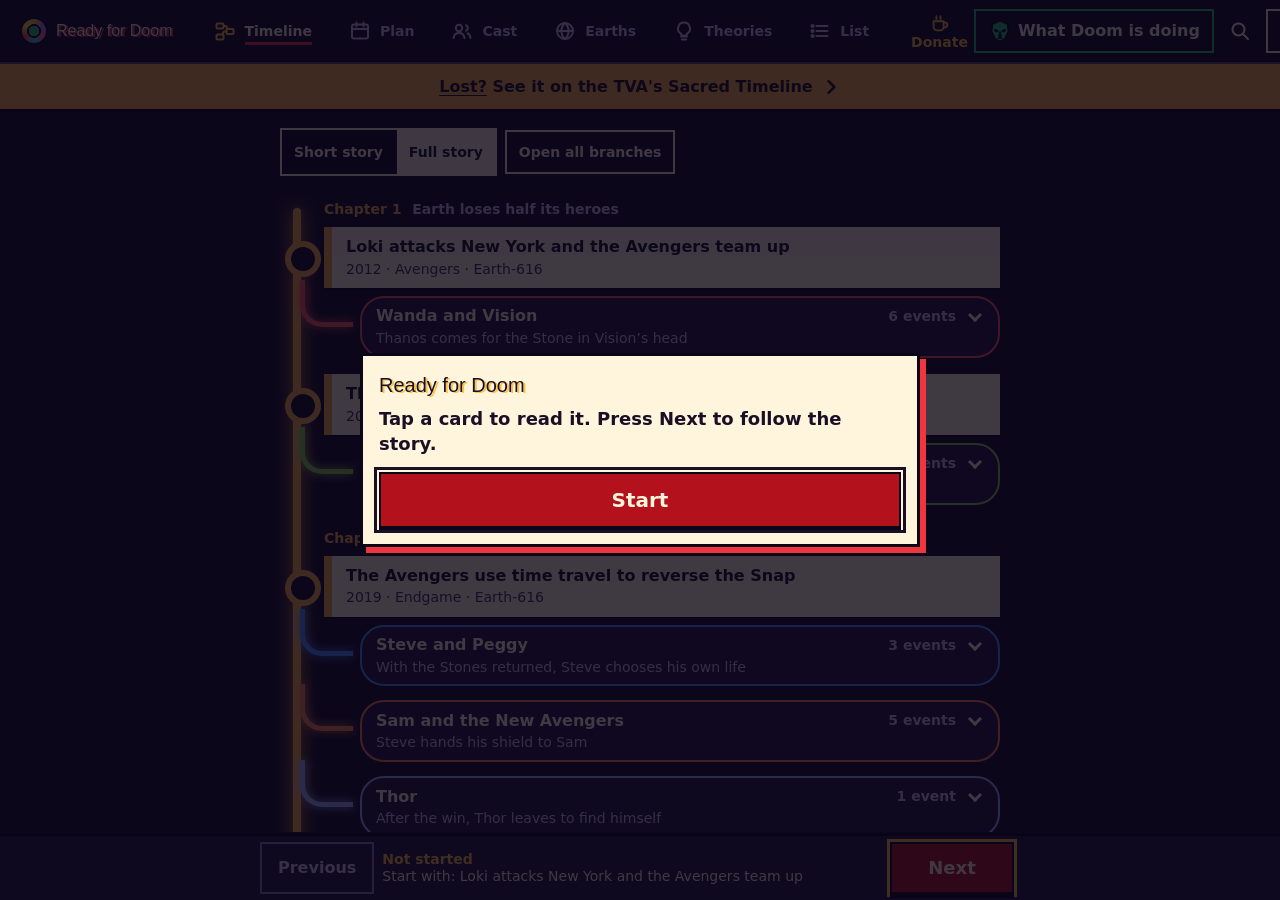
<file: index.html>
<!doctype html>
<html lang="en">
<head>
<meta charset="utf-8">
<meta name="viewport" content="width=device-width, initial-scale=1, viewport-fit=cover">
<meta name="theme-color" content="#170f2b">
<meta http-equiv="Content-Security-Policy" content="default-src 'none'; script-src 'self' https://static.cloudflareinsights.com https://cloud.umami.is; style-src 'self' 'unsafe-inline' https://fonts.googleapis.com; font-src https://fonts.gstatic.com; img-src 'self' data:; connect-src 'self' https://formspree.io https://cloudflareinsights.com https://gateway.umami.is; manifest-src 'self'; base-uri 'none'; form-action 'none'">
<meta name="referrer" content="strict-origin-when-cross-origin">
<meta name="description" content="An unofficial, free fan guide. Tap through the story, one event at a time, and walk into Avengers: Doomsday knowing exactly what happened.">
<link rel="canonical" href="https://readyfordoom.com/">
<link rel="icon" href="assets/favicon.svg" type="image/svg+xml"><link rel="apple-touch-icon" href="assets/icon-180.png"><link rel="manifest" href="site.webmanifest">
<meta property="og:type" content="website"><meta property="og:url" content="https://readyfordoom.com/"><meta property="og:title" content="Ready for Doom"><meta property="og:description" content="The whole story before Avengers: Doomsday, one tap at a time. Free and unofficial."><meta property="og:image" content="https://readyfordoom.com/assets/share.png"><meta property="og:image:width" content="1200"><meta property="og:image:height" content="630"><meta property="og:image:alt" content="Ready for Doom: a glowing timeline with branches leading to one point"><meta name="twitter:card" content="summary_large_image">
<title>Ready for Doom: the unofficial Doomsday story guide</title>

<link rel="preconnect" href="https://fonts.googleapis.com">
<link rel="preconnect" href="https://fonts.gstatic.com" crossorigin>
<link rel="stylesheet" href="https://fonts.googleapis.com/css2?family=Dela+Gothic+One&family=Familjen+Grotesk:wght@400;500;600;700&display=swap">
<link rel="stylesheet" href="css/app.css?v=12">
</head>
<body data-view="map">
<a class="skip" href="#main">Skip to the content</a>

<header class="top" id="top">
  <button type="button" class="brand" data-act="home" aria-label="Ready for Doom. Back to the start of the timeline."><span class="brand-mark" aria-hidden="true"></span><span class="brand-t">Ready for Doom</span></button>
  <nav class="dock" id="dock" aria-label="Sections">
    <button type="button" class="tab" data-view="map" aria-current="page"><svg viewBox="0 0 24 24" aria-hidden="true"><rect x="3.5" y="4.5" width="7" height="5" rx="1" fill="none"/><rect x="13.5" y="10" width="7" height="5" rx="1" fill="none"/><rect x="3.5" y="15.5" width="7" height="5" rx="1" fill="none"/><path d="M10.5 7h1.5a2 2 0 0 1 2 2v1M13.5 12.5H12a2 2 0 0 0-2 2v1" fill="none"/></svg><span>Timeline</span></button>
    <button type="button" class="tab" data-view="plan"><svg viewBox="0 0 24 24" aria-hidden="true"><rect x="4" y="5.5" width="16" height="14" rx="2" fill="none"/><path d="M4 10h16M8.5 3.5v4M15.5 3.5v4" fill="none"/></svg><span>Plan</span></button>
    <button type="button" class="tab" data-view="cast"><svg viewBox="0 0 24 24" aria-hidden="true"><circle cx="9" cy="9" r="3.2" fill="none"/><path d="M3.5 19c.6-3.4 2.8-5 5.5-5s4.9 1.6 5.5 5M16 6.2a3 3 0 0 1 0 5.6M17.5 14.3c1.6.6 2.7 2 3 4.7" fill="none"/></svg><span>Cast</span></button>
    <button type="button" class="tab" data-view="earths"><svg viewBox="0 0 24 24" aria-hidden="true"><circle cx="12" cy="12" r="8" fill="none"/><path d="M4 12h16M12 4c2.4 2.2 3.6 4.9 3.6 8s-1.2 5.8-3.6 8c-2.4-2.2-3.6-4.9-3.6-8S9.6 6.2 12 4z" fill="none"/></svg><span>Earths</span></button>
    <button type="button" class="tab" data-view="theories"><svg viewBox="0 0 24 24" aria-hidden="true"><path d="M9 17.5h6M9.8 20.5h4.4M12 3.5a6 6 0 0 0-3.6 10.8c.7.6 1.1 1.3 1.1 2.2h5c0-.9.4-1.6 1.1-2.2A6 6 0 0 0 12 3.5z" fill="none"/></svg><span>Theories</span></button>
    <button type="button" class="tab" data-view="list"><svg viewBox="0 0 24 24" aria-hidden="true"><path d="M8.5 7h11M8.5 12h11M8.5 17h11" fill="none"/><circle cx="4.6" cy="7" r="1.1"/><circle cx="4.6" cy="12" r="1.1"/><circle cx="4.6" cy="17" r="1.1"/></svg><span>List</span></button>
  </nav>
  <div class="tools-top">
    <button type="button" class="btn secondary sm doom-btn" id="btn-doom" data-act="doom" aria-haspopup="dialog" aria-label="What Doom is doing"><svg class="mask" viewBox="0 0 24 24" aria-hidden="true" focusable="false"><path d="M12 1.6 19.6 5l.9 7.5L17 20l-5 2.6L7 20l-3.5-7.5L4.4 5z" fill="#25c26e" stroke="#080414" stroke-width="1.8" stroke-linejoin="round"/><path d="M6.6 9.8l4 1.5-.5 2.3-3.7-1.2zM17.4 9.8l-4 1.5.5 2.3 3.7-1.2z" fill="#080414"/><path d="M12 12.6l1.1 4.2L12 18.4l-1.1-1.6zM9.2 19.2h5.6" fill="#080414" stroke="#080414" stroke-width="1.2" stroke-linejoin="round"/></svg><span class="dl-long">What Doom is doing</span><span class="dl-short" aria-hidden="true">Doom</span></button>
    <button type="button" class="icon-btn" id="btn-search" data-act="search" aria-label="Search stories and cast" aria-expanded="false" aria-controls="search"><svg viewBox="0 0 24 24" aria-hidden="true"><circle cx="10.5" cy="10.5" r="6" fill="none"/><path d="M15 15l5 5" fill="none"/></svg></button>
    <button type="button" class="btn secondary sm" id="btn-menu" data-act="menu" aria-haspopup="dialog">View</button>
  </div>
  <div class="search" id="search" hidden>
    <label class="sr" for="q">Search stories and cast</label>
    <input type="search" id="q" placeholder="Search a title or a character" autocomplete="off" spellcheck="false" enterkeyhint="search">
    <ul id="results" class="results" aria-label="Search results"></ul>
  </div>
</header>

<main id="main">
  <section id="v-map" class="view on" aria-label="Sacred Timeline">
    <button type="button" class="lost" data-act="lost"><span><b>Lost?</b> See it on the TVA's Sacred Timeline</span><svg viewBox="0 0 24 24" aria-hidden="true"><path d="M9 5l7 7-7 7" fill="none"/></svg></button>
    <div id="tl" class="tl" tabindex="-1" aria-label="Sacred Timeline. One line from the first event to Doomsday. Every card is a button."></div>
    <noscript><p class="fatal">This guide needs JavaScript to draw the timeline.</p></noscript>
  </section>
  <section id="v-tva" class="view" hidden aria-label="TVA monitor">
    <div class="tv-head">
      <div class="tv-row"><button type="button" class="btn secondary sm tv-back" data-act="simple"><svg viewBox="0 0 24 24" aria-hidden="true"><path d="M15 5l-7 7 7 7" fill="none"/></svg>Back to the simple view</button><div class="seg bb-seg" role="group" aria-label="How much of the story"><button type="button" class="seg-b" data-act="mode" data-v="short" aria-pressed="false">Short story</button><button type="button" class="seg-b" data-act="mode" data-v="full" aria-pressed="true">Full story</button></div><span class="tv-cap" aria-hidden="true">TVA monitor</span></div>
      <div class="tv-row tv-ctl">
        <div class="tv-btns" role="group" aria-label="Zoom"><button type="button" class="btn secondary sm" data-act="whole">Whole timeline</button><button type="button" class="btn secondary sm tv-sq" data-act="zoomout" aria-label="Zoom out">&minus;</button><button type="button" class="btn secondary sm tv-sq" data-act="zoomin" aria-label="Zoom in">+</button></div>
        <div id="tv-chips" class="tv-chips" role="group" aria-label="Zoom to a branch"></div>
      </div>
      <button type="button" class="btn secondary sm tv-doom" data-act="doomtrail" hidden>Showing Doom only. Show everything</button>
    </div>
    <div id="tv" class="tv" tabindex="-1" role="group" aria-label="TVA monitor. Drag to move, pinch or use plus and minus to zoom. Every card is a button."></div>
  </section>
  <section id="v-list" class="view page" hidden aria-label="List of every story"><div class="pg-in"></div></section>
  <section id="v-plan" class="view page" hidden aria-label="Catch-up plan"><div class="pg-in"></div></section>
  <section id="v-cast" class="view page" hidden aria-label="Cast"><div class="pg-in"></div></section>
  <section id="v-earths" class="view page" hidden aria-label="The Multiverse"><div class="pg-in"></div></section>
  <section id="v-theories" class="view page" hidden aria-label="Theories"><div class="pg-in"></div></section>
</main>

<div id="bbar" class="bbar" role="group" aria-label="Walk the story" hidden>
  <div class="bb-row">
    <button type="button" class="btn secondary" id="bar-prev" data-act="bprev">Previous</button>
    <div class="bar-mid"><span id="bar-count" class="bar-count" aria-live="polite"></span><span id="bar-title" class="bar-title"></span></div>
    <button type="button" class="btn primary" id="bar-next" data-act="bnext">Next</button>
  </div>
</div>
<aside id="sheet" class="sheet" hidden></aside>
<div id="toast" class="toast" role="status" hidden></div>
<div id="live" class="sr" aria-live="polite" role="status"></div>

<script src="js/tva-layout.js?v=12"></script>
<script src="js/data.js?v=12"></script>
<script src="js/plan.js?v=12"></script>
<script src="js/timeline.js?v=12"></script>
<script src="js/videos.js?v=12"></script>
<script src="js/reader.js?v=12"></script>
<script src="js/tva.js?v=12"></script>
<script src="js/views.js?v=12"></script>
<script src="js/config.js?v=12"></script>
<script src="js/extras.js?v=12"></script>
<script src="js/insights.js?v=12"></script>
<script src="js/app.js?v=12"></script>
<script type="module" src="https://static.cloudflareinsights.com/beacon.min.js" data-cf-beacon='{"token": "b61433ccef464bb1b6f56a24f0342ee7"}'></script>
<script defer src="https://cloud.umami.is/script.js" data-website-id="c5816bcb-da68-4c31-b12f-3da447f04a74" data-domains="readyfordoom.com" data-exclude-hash="true" data-do-not-track="true"></script>
</body>
</html>
</file>
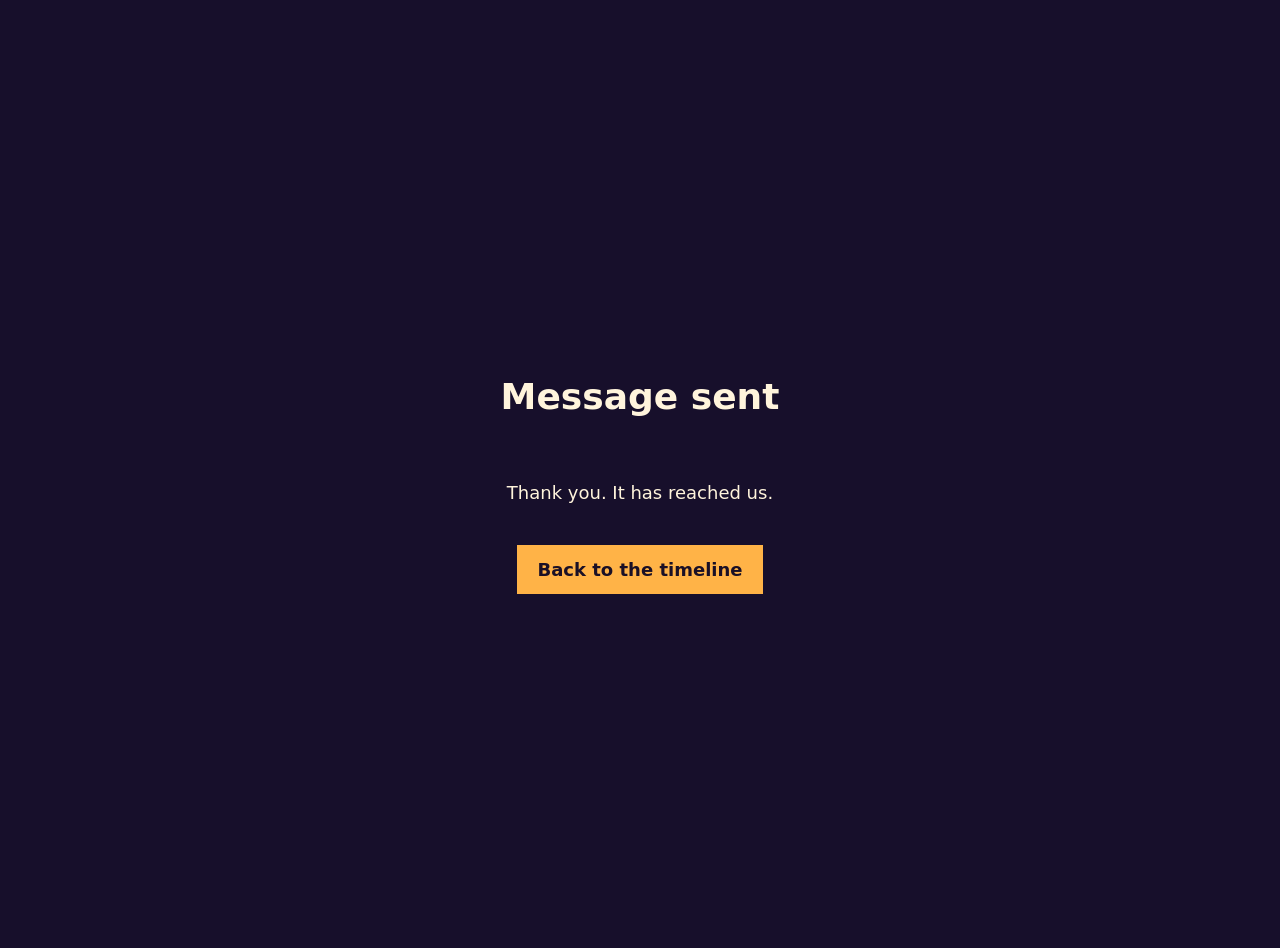
<file: thanks.html>
<!doctype html><html lang="en"><meta charset="utf-8"><meta name="viewport" content="width=device-width,initial-scale=1"><title>Thank you | Ready for Doom</title><style>body{margin:0;min-height:100vh;display:grid;place-content:center;text-align:center;gap:16px;background:#170f2b;color:#fff4dc;font:18px/1.4 system-ui,sans-serif;padding:24px}a{color:#1a1026;background:#ffb347;padding:14px 20px;font-weight:700;text-decoration:none}</style><h1>Message sent</h1><p>Thank you. It has reached us.</p><p><a href="/">Back to the timeline</a></p></html>
</file>
<file: css/app.css>
/* Ready for Doom v3. Printed-comic energy on deep space.
   Scale 14/16/20/28/44/72. Spacing 4/8/16/24/32/48/64. Buttons: primary, secondary, ghost. */
:root{
  --ground:#170f2b; --raised:#251a42; --raised2:#33255a; --paper:#fff4dc; --paper2:#fffaf0; --ink:#1a1026; --deep:#0a0518;
  --red:#f0353f; --red-deep:#b3121c; --doom:#25c26e; --doom-deep:#0e5f35; --gold:#ffc23d;
  --text:#fff4dc; --muted:#cdc1ea; --line:rgba(255,244,220,.28); --focus:#7fd6ff;
  --f-body:"Familjen Grotesk",system-ui,-apple-system,"Segoe UI",Roboto,sans-serif;
  --f-disp:"Dela Gothic One",Impact,"Arial Black",sans-serif;
  --s1:4px; --s2:8px; --s3:16px; --s4:24px; --s5:32px; --s6:48px; --s7:64px;
  --sl:env(safe-area-inset-left,0px); --sr:env(safe-area-inset-right,0px); --st:env(safe-area-inset-top,0px); --sb:env(safe-area-inset-bottom,0px);
  --top-h:calc(56px + var(--st)); --dock-h:calc(62px + var(--sb));
  color-scheme:dark;
}
*{box-sizing:border-box}
html,body{height:100%;margin:0;background:var(--ground);color:var(--text);font:400 16px/1.5 var(--f-body);overflow:hidden;overscroll-behavior:none;-webkit-text-size-adjust:100%;-webkit-tap-highlight-color:transparent}
body.modal-open{overflow:hidden}
button{font:inherit;color:inherit;background:none;border:0;padding:0;margin:0;cursor:pointer;text-align:inherit}
button:disabled{opacity:.45;cursor:not-allowed}
a{color:inherit}
h1,h2,h3,p,ul,ol{margin:0;padding:0}
ul,ol{list-style:none}
:focus-visible{outline:3px solid var(--focus);outline-offset:2px}
.paper :focus-visible,.modal-card :focus-visible{outline-color:var(--ink);box-shadow:0 0 0 5px var(--paper)}
.sr{position:absolute;width:1px;height:1px;overflow:hidden;clip:rect(0 0 0 0);white-space:nowrap}
.skip{position:fixed;left:8px;top:-60px;z-index:200;background:var(--paper);color:var(--ink);padding:8px 16px;font-weight:700}
.skip:focus{top:8px}
.small{font-size:14px;line-height:1.4}.muted{color:var(--muted)}.fine{font-size:14px;opacity:.9;margin-top:var(--s3)}
.eyebrow{font-weight:700;font-size:14px;color:var(--paper);margin:0}
.lede{font-size:16px;line-height:1.45}
.wrap{flex-wrap:wrap}

/* ---------- header, dock ---------- */
.top{position:fixed;left:0;right:0;top:0;height:var(--top-h);padding:var(--st) calc(8px + var(--sr)) 0 calc(12px + var(--sl));display:flex;align-items:center;gap:var(--s2);z-index:60;background:var(--ground);border-bottom:2px solid var(--line)}
.brand{display:flex;align-items:center;gap:var(--s2);min-height:44px;flex:1 1 auto;min-width:0;color:var(--paper)}
.brand-mark{flex:none;width:28px;height:28px;border-radius:50%;background:radial-gradient(circle,var(--doom) 0 30%,var(--deep) 32% 40%,transparent 42%),conic-gradient(from 0deg,#ffb52e,#a878ff,#ff5f8f,#22d0d6,#ff4747,#ffe14a,#ffb52e);border:2px solid var(--deep)}
.brand-t{font:400 16px/1.4 var(--f-disp);text-shadow:2px 1px 0 var(--red);white-space:nowrap;overflow:hidden;text-overflow:ellipsis}
.tools-top{display:flex;align-items:center;gap:var(--s1);flex:none}
.icon-btn{width:44px;height:44px;display:grid;place-items:center;color:var(--paper)}
.icon-btn svg,.tab svg{width:24px;height:24px;stroke:currentColor;stroke-width:2;stroke-linecap:round;stroke-linejoin:round;fill:currentColor}
.dock{position:fixed;left:0;right:0;bottom:0;height:var(--dock-h);padding:0 var(--sr) var(--sb) var(--sl);display:grid;grid-template-columns:repeat(6,1fr);background:var(--raised);border-top:3px solid var(--deep);box-shadow:0 -2px 0 var(--line);z-index:40}
.tab{display:flex;flex-direction:column;align-items:center;justify-content:center;gap:2px;min-height:44px;min-width:0;font-size:14px;font-weight:600;color:var(--muted);text-align:center}
.tab svg{fill:none}
.tab[aria-current="page"]{color:var(--paper)}
.tab[aria-current="page"] svg{stroke:var(--gold)}
.tab[aria-current="page"] span{box-shadow:0 3px 0 var(--red)}
.search{position:absolute;left:calc(8px + var(--sl));right:calc(8px + var(--sr));top:calc(var(--top-h) - 6px);z-index:70;background:var(--raised);border:3px solid var(--deep);box-shadow:5px 5px 0 var(--red);padding:var(--s2)}
.search[hidden]{display:none}
#q{width:100%;min-height:48px;padding:8px 12px;font:500 16px var(--f-body);color:var(--ink);background:var(--paper);border:2px solid var(--deep)}
#q::placeholder{color:#5a4a6d}
.results{max-height:50dvh;overflow:auto;margin-top:var(--s2)}
.res{display:flex;flex-direction:column;width:100%;padding:8px;min-height:48px;text-align:left;border-bottom:1px solid var(--line)}
.res:hover,.res:focus-visible{background:var(--raised2)}
.res-t{font-weight:700}.res-none{padding:8px}
.results li.res-none{list-style:none}

/* ---------- buttons, chips ---------- */
.btn{display:inline-flex;align-items:center;justify-content:center;gap:var(--s2);min-height:44px;padding:8px 16px;font-weight:700;font-size:16px;line-height:1.2;text-align:center;border:2px solid currentColor}
.btn.sm{padding:6px 12px;font-size:14px}
.btn.primary{background:var(--red-deep);color:var(--paper);border-color:var(--deep);box-shadow:0 3px 0 var(--deep)}
.btn.primary.on{background:var(--doom-deep)}
.btn.primary:active{transform:translateY(2px);box-shadow:0 1px 0 var(--deep)}
.btn.secondary{color:inherit;background:transparent}
.btn.secondary.danger{background:var(--red-deep);color:var(--paper);border-color:var(--deep)}
.btn.secondary:hover{background:rgba(255,244,220,.1)}
.paper .btn.secondary:hover{background:rgba(26,16,38,.08)}
.btn.ghost{border-color:transparent;text-decoration:underline;text-underline-offset:3px;padding:6px 8px}
.row{display:flex;gap:var(--s2);align-items:stretch;margin-top:var(--s3)}
.row.wrap{flex-wrap:wrap}
.row>.btn{flex:1 1 auto}
.chips{display:flex;flex-wrap:wrap;gap:var(--s1) var(--s2);margin:var(--s2) 0}
.chip{display:inline-flex;align-items:center;gap:6px;padding:1px 8px;font-size:14px;font-weight:600;line-height:1.5;border:1.5px solid currentColor;border-radius:4px}
.chip.ess3{background:var(--gold);color:var(--ink);border-color:var(--deep)}
.chip.ess2{border-style:solid}.chip.ess1{border-style:dotted}
.chip.future{border-style:dashed}
.chip.thread{border-color:var(--c)}
.chip i,.chip-b i{display:inline-block;width:10px;height:10px;border-radius:50%;background:var(--c);border:1.5px solid var(--deep)}
.seg{display:inline-flex;border:2px solid var(--paper);background:rgba(14,8,32,.85)}
.paper .seg,.modal-card .seg{border-color:var(--ink);background:transparent}
.seg-b{min-height:44px;padding:4px 12px;font-weight:600;font-size:14px;color:var(--paper)}
.paper .seg-b,.modal-card .seg-b{color:var(--ink)}
.seg-b[aria-pressed="true"]{background:var(--paper);color:var(--ink)}
.paper .seg-b[aria-pressed="true"],.modal-card .seg-b[aria-pressed="true"]{background:var(--ink);color:var(--paper)}
.seg-b+.seg-b{border-left:2px solid currentColor}
.meter{height:10px;background:var(--deep);border:2px solid var(--deep);margin:var(--s2) 0 var(--s1);outline:1px solid var(--line)}
.meter i{display:block;height:100%;background:var(--c)}

/* ---------- face + status ---------- */
.face{position:relative;display:inline-block;flex:none;width:40px;height:40px;border-radius:50%;overflow:hidden}
.face.big{width:64px;height:64px}
.face img{position:absolute;inset:0;width:100%;height:100%;object-fit:cover}
.face .emb{display:block;width:100%;height:100%}
.face.has-img .ini{display:none}
.stat{display:inline-block;padding:0 8px;font-size:14px;font-weight:700;line-height:1.6;border:2px dashed currentColor;border-radius:4px}
.stat.s-confirmed{border-style:solid;background:var(--doom-deep);color:var(--paper);border-color:var(--deep)}

/* ---------- spoiler shield ---------- */
.gate{padding:var(--s3);margin:var(--s3);border:3px dashed var(--ink);background:var(--paper2);display:grid;gap:var(--s2);justify-items:start}
.theory .gate{margin:0;background:transparent;border-color:var(--line)}
.gate p{margin:0}
.sp{position:relative;display:block;min-height:44px}
.sp-body{display:block;filter:blur(6px);opacity:.85;user-select:none;pointer-events:none}
.sp-btn{position:absolute;left:50%;top:50%;transform:translate(-50%,-50%);max-width:94%;min-height:40px;padding:4px 12px;background:var(--ink);color:var(--paper);border:2px solid var(--paper);font-weight:700;font-size:14px;text-align:center;box-shadow:0 2px 0 var(--deep)}
.revealed{display:block}.revealed:focus{outline:none}

/* ---------- views ---------- */
#main{position:fixed;inset:0}
.view{position:absolute;inset:0}
.view[hidden]{display:none}

/* ---------- sheet ---------- */
.sheet{position:fixed;left:0;right:0;bottom:var(--dock-h);z-index:50;max-height:calc(100dvh - var(--top-h) - 16px);overflow-y:auto;overscroll-behavior:contain;container-type:inline-size;animation:rise .22s ease-out}
.sheet[hidden]{display:none}
@keyframes rise{from{transform:translateY(16px);opacity:.4}to{transform:none;opacity:1}}
.one{font-size:16px;line-height:1.4;margin-top:var(--s1)}

/* reader (paper) */
.sheet.k-beat,.sheet.k-core,.sheet.k-person,.sheet.k-film,.sheet.k-doom{bottom:0;height:58dvh;max-height:none;background:var(--paper);color:var(--ink);z-index:80;border-top:4px solid var(--deep);box-shadow:0 -5px 0 var(--c,var(--red));padding-bottom:var(--sb)}
.sheet.k-beat.full,.sheet.k-core.full,.sheet.k-person.full,.sheet.k-film.full,.sheet.k-doom.full{height:calc(100dvh - var(--top-h))}
.paper{background:var(--paper);color:var(--ink)}
.reader .r-head{position:relative;padding:var(--s3) var(--s3) var(--s2);border-bottom:3px solid var(--ink);overflow:hidden}
.reader .r-head::before{content:"";position:absolute;right:0;top:0;width:60%;height:100%;background-image:radial-gradient(circle,var(--c) 1.6px,transparent 2.2px);background-size:9px 9px;opacity:.55;-webkit-mask-image:linear-gradient(to left,#000,transparent);mask-image:linear-gradient(to left,#000,transparent);pointer-events:none}
.reader .r-head>*{position:relative}
.r-bar{display:flex;justify-content:space-between;margin:-8px 0 0}
.only-m{display:inline-flex}
.r-title{font:400 28px/1.1 var(--f-disp);text-shadow:2px 2px 0 var(--c);margin:var(--s1) 0;overflow-wrap:anywhere}
.r-title:focus{outline:none}
.note{font-weight:600;font-size:14px;margin:var(--s1) 0}
.reader .chip.thread{border-color:var(--ink)}
.chips.threads{margin-top:var(--s2)}
.comic{display:grid;grid-template-columns:repeat(6,1fr);gap:var(--s4) var(--s3);padding:var(--s4) var(--s3) var(--s3)}
.panel{grid-column:span 6;position:relative;background:var(--paper2);border:3px solid var(--ink);padding:var(--s4) var(--s3) var(--s3);box-shadow:4px 4px 0 var(--ink);font-size:16px;line-height:1.5}
.panel p{margin:0}
.panel .cap{position:absolute;left:var(--s2);top:-14px;margin:0;background:var(--ink);color:var(--paper);font:700 14px/1 var(--f-body);padding:6px 8px;max-width:calc(100% - 16px)}
.p-lead{font-size:16px;padding-top:var(--s5);border-width:4px;box-shadow:6px 6px 0 var(--c)}
.p-lead>p::first-letter{font:400 44px/0.9 var(--f-disp);float:left;margin:2px 8px 0 0;color:var(--ink);text-shadow:2px 2px 0 var(--c)}
.p-doom{background:var(--doom-deep);color:var(--paper);box-shadow:4px 4px 0 var(--doom)}
.p-doom .cap{background:var(--doom);color:var(--ink)}
.t1{transform:rotate(-.5deg);margin-right:var(--s2)}.t2{transform:rotate(.5deg);margin-left:var(--s2)}
.sheet .sp-btn{background:var(--ink)}
@container (min-width:560px){.p-wide{grid-column:span 4}.p-narrow{grid-column:span 2}.p-half{grid-column:span 3}}
.whos{margin:var(--s2) var(--s3) var(--s3);padding:var(--s4) var(--s3) var(--s3);position:relative;border:3px dashed var(--ink)}
.whos .cap{position:absolute;left:var(--s2);top:-14px;margin:0;background:var(--ink);color:var(--paper);font:700 14px/1 var(--f-body);padding:6px 8px}
.whos-row{display:flex;flex-wrap:wrap;gap:var(--s2)}
.who{display:inline-flex;align-items:center;gap:var(--s2);min-height:44px;padding:2px 12px 2px 2px;border:2px solid var(--ink);border-radius:999px;background:var(--paper2);font-weight:600;font-size:14px;text-align:left}
.who.static{opacity:.8;border-style:dashed}
.who:hover{background:#ffe9b8}
.r-walk{display:grid;grid-template-columns:1fr 1fr;gap:var(--s2);padding:0 var(--s3) var(--s4)}
.r-walk .btn{flex-direction:column;align-items:flex-start;text-align:left;gap:2px;justify-content:flex-start}
.r-walk .btn .small{font-weight:500}
.ringbox{text-align:center}
.ring{width:min(300px,100%);height:auto;display:block;margin:0 auto var(--s2)}
.ring .cd{cursor:pointer;stroke-width:2.5}
.ring .cd.solid{fill:var(--ink);stroke:var(--ink)}
.ring .cd.dash{fill:var(--paper2);stroke:var(--ink);stroke-dasharray:3 3}
.ring-core{fill:var(--doom);stroke:var(--ink);stroke-width:3}
.ring-t{font:400 16px var(--f-disp);fill:var(--ink)}
.p-top{display:flex;gap:var(--s3);align-items:center;margin-top:var(--s2)}
.src{padding:0 var(--s3) var(--s4);font-size:14px}
.src a{font-weight:700}

/* ---------- pages ---------- */
.page{overflow-y:auto;overflow-x:hidden;overscroll-behavior:contain;padding:calc(var(--top-h) + var(--s3)) calc(16px + var(--sr)) calc(var(--dock-h) + var(--s5)) calc(16px + var(--sl))}
.pg-in{max-width:880px;margin:0 auto}
.pg-head{margin-bottom:var(--s3)}
.pg-title{font:400 28px/1.1 var(--f-disp);text-shadow:2px 2px 0 var(--red);margin-bottom:var(--s2)}
.pg-title:focus{outline:none}
.tools{display:flex;flex-wrap:wrap;gap:var(--s2) var(--s4);margin:var(--s3) 0}
.tool{display:flex;flex-direction:column;gap:var(--s1)}
.tool-l{font-size:14px;font-weight:700}
.chip-row{display:flex;flex-wrap:wrap;gap:var(--s2);margin-bottom:var(--s3)}
.chip-b{display:inline-flex;align-items:center;gap:6px;min-height:44px;padding:4px 12px;font-size:14px;font-weight:600;border:2px solid var(--c);border-radius:999px}
.chip-b[aria-pressed="true"]{background:var(--c);color:var(--ink)}
.chip-b[aria-pressed="true"] i{border-color:var(--ink);background:var(--ink)}
.grp{margin:var(--s4) 0}
.grp-t{font:400 20px/1.2 var(--f-disp);margin-bottom:var(--s1);text-shadow:2px 1px 0 rgba(240,53,63,.7)}
.rows{margin-top:var(--s2)}
.row-i{display:flex;align-items:stretch;margin:var(--s2) 0;background:var(--raised);border-left:6px solid var(--c)}
.row-body{flex:1;min-width:0;padding:var(--s2) var(--s3)}
.row-main{display:grid;gap:var(--s1);width:100%;min-height:44px;text-align:left}
.row-body .r-o{margin-top:var(--s1)}
.r-t{font-weight:700;font-size:16px}
.r-m{display:flex;flex-wrap:wrap;gap:var(--s1) var(--s2)}
.r-o{font-size:14px;color:var(--muted)}
.mini{align-self:center;flex:none;min-width:88px;min-height:44px;margin:var(--s2);padding:4px 8px;font-size:14px;font-weight:700;border:2px dashed var(--paper);text-align:center}
.mini.on{background:var(--paper);color:var(--ink);border-style:solid}
.stats{display:grid;grid-template-columns:repeat(2,1fr);gap:var(--s2);margin:var(--s3) 0}
.stats>div{background:var(--raised);padding:var(--s2) var(--s3);border-left:5px solid var(--gold)}
.stats b{display:block;font:400 28px/1.2 var(--f-disp)}
.stats span{font-size:14px;color:var(--muted)}
.note-box{padding:var(--s3);margin:var(--s3) 0;border-left:6px solid var(--gold);background:#2b1a44;line-height:1.45}
.note-box.warn{border-color:var(--red);background:#3b1430}
.note-box.ok{border-color:var(--doom);background:#12392a}
.days{margin:var(--s3) 0}
.day{margin:var(--s4) 0}
.day-h{display:flex;align-items:baseline;gap:var(--s2)}
.day-t{font:400 20px/1.2 var(--f-disp)}
.day-sum{margin-left:auto;font-weight:700;font-size:14px}
.bar{display:flex;gap:2px;height:10px;margin:var(--s1) 0 var(--s2);background:var(--deep);padding:2px}
.bar i{display:block;height:100%}
.day-i li{display:flex;gap:var(--s2);margin:6px 0;border-left:6px solid var(--c);background:var(--raised)}
.pi{flex:1;min-width:0;display:flex;flex-direction:column;align-items:flex-start;gap:2px;padding:var(--s2) var(--s3);min-height:48px;text-align:left}
.pi-t{font-weight:700}.pi-m{font-size:14px;color:var(--muted)}
.over{margin-top:var(--s5);padding-top:var(--s3);border-top:3px dashed var(--red)}
.faces{display:grid;grid-template-columns:repeat(2,1fr);gap:var(--s2);margin-top:var(--s2)}
.faces .person:last-child:nth-child(odd){grid-column:span 2}
.person .stat{margin-top:auto;white-space:nowrap;width:100%;text-align:center;border-radius:0;padding:0 2px;font-size:14px}
.person:only-child .stat{width:auto;padding:0 var(--s3)}
.person{display:flex;flex-direction:column;align-items:center;gap:var(--s1);padding:var(--s3) var(--s2);background:var(--raised);border:2px dashed var(--line);text-align:center;min-height:44px}
.person.s-confirmed{border:2px solid var(--doom)}
.person .pn{font-weight:700;line-height:1.2}.person .pa{font-size:14px;color:var(--muted)}
.theories{margin-top:var(--s3)}
.theory{margin:var(--s2) 0;background:var(--raised);border:2px solid var(--line)}
.th-h{margin:0}
.th-b{display:flex;align-items:center;gap:var(--s3);width:100%;padding:var(--s3);min-height:56px;text-align:left}
.th-t{font-weight:700;font-size:16px;flex:1}
.th-s{flex:none}
.heat{display:inline-flex;align-items:flex-end;gap:3px;height:22px;flex:none}
.heat i{display:block;width:7px;background:transparent;border:2px solid var(--paper)}
.heat i:nth-child(1){height:8px}.heat i:nth-child(2){height:15px}.heat i:nth-child(3){height:22px}
.heat i.on{background:var(--red);border-color:var(--paper)}
.th-body{padding:0 var(--s3) var(--s3)}
.th-body[hidden]{display:none}
.th-g{display:grid;gap:var(--s3);grid-template-columns:1fr}
.th-g h3,.mini-h{font-size:14px;font-weight:700;margin-bottom:var(--s1)}
.th-g .for{border-left:5px solid var(--doom);padding-left:var(--s2)}
.th-g .against{border-left:5px solid var(--red);padding-left:var(--s2)}
.th-g .comics{border-left:5px solid var(--gold);padding-left:var(--s2)}
.mini-h{margin-top:var(--s3)}
.srcs a{font-size:14px;overflow-wrap:anywhere}
.empty{padding:var(--s4) 0;color:var(--muted)}

/* ---------- modal + toast ---------- */
.modal{position:fixed;inset:0;z-index:100;display:grid;place-items:center;padding:var(--s3);background:rgba(10,5,24,.72);overflow:auto}
.modal.setup,.modal.welcome{align-items:end;background:rgba(10,5,24,.78);padding-bottom:calc(var(--s3) + var(--sb))}
.modal-card{width:min(560px,100%);max-height:calc(100dvh - 32px);overflow:auto;padding:var(--s3);border:3px solid var(--deep);box-shadow:6px 6px 0 var(--red)}
.m-title{font:400 16px/1.3 var(--f-disp);text-shadow:2px 1px 0 var(--gold);margin-bottom:var(--s2)}
.m-title:focus{outline:none}
.m-top{display:flex;justify-content:space-between;align-items:center}
.m-h{font-size:16px;font-weight:700;margin:var(--s4) 0 var(--s1)}
.choices{display:grid;gap:var(--s2);margin-top:var(--s2)}.modal.setup .row{margin-top:var(--s1)}
.choice{display:flex;flex-direction:column;gap:0;padding:var(--s2) var(--s3);min-height:52px;text-align:left;background:var(--paper2);border:3px solid var(--ink);box-shadow:4px 4px 0 var(--ink)}
.choice b{font:700 16px/1.25 var(--f-body)}.choice span{font-size:14px}
.choice:active{transform:translate(2px,2px);box-shadow:2px 2px 0 var(--ink)}
.opts{display:grid;gap:var(--s2);margin-top:var(--s2)}
.opt{display:flex;flex-direction:column;padding:var(--s2) var(--s3);min-height:48px;text-align:left;border:2px solid var(--ink)}
.opt span{font-size:14px}
.opt[aria-pressed="true"]{background:var(--ink);color:var(--paper)}
.toast{position:fixed;left:50%;transform:translateX(-50%);bottom:calc(var(--dock-h) + 120px);width:max-content;z-index:120;display:flex;align-items:center;gap:var(--s3);padding:var(--s2) var(--s3);background:var(--ink);color:var(--paper);border:2px solid var(--paper);box-shadow:4px 4px 0 var(--red);max-width:calc(100% - 32px)}
.toast[hidden]{display:none}

/* ---------- desktop ---------- */
@media (min-width:900px){
  :root{--top-h:64px;--dock-h:0px}
  .top{padding-left:calc(20px + var(--sl));padding-right:calc(20px + var(--sr));gap:var(--s4)}
  .brand{flex:none}
  .dock{position:static;height:auto;display:flex;gap:var(--s1);padding:0;background:none;border:0;box-shadow:none;flex:1;justify-content:center}
  .tab{flex-direction:row;gap:var(--s2);padding:4px 16px;color:var(--muted)}
  .tab:hover{color:var(--paper)}
  .tools-top{flex:none}
  .search{left:auto;right:calc(20px + var(--sr));width:min(460px,60vw)}
  .page{padding:calc(var(--top-h) + var(--s4)) calc(32px + var(--sr)) var(--s6) calc(32px + var(--sl))}
  .pg-title{font-size:44px}
  .stats{grid-template-columns:repeat(4,1fr)}
  .th-g{grid-template-columns:repeat(3,1fr)}
  .sheet{left:auto;top:var(--top-h);right:0;bottom:0;width:min(440px,40vw);max-height:none;margin:0}
  .sheet.k-beat,.sheet.k-core,.sheet.k-person,.sheet.k-film,.sheet.k-doom{height:auto;top:var(--top-h);border-top:0;border-left:4px solid var(--deep);box-shadow:-5px 0 0 var(--c,var(--red))}
  .only-m{display:none}
  .toast{left:calc(20px + var(--sl));transform:none;max-width:360px}
  .faces{grid-template-columns:repeat(4,1fr)}
  .faces .person:last-child:nth-child(odd){grid-column:auto}
  .faces .person:last-child:nth-child(4n+1){grid-column:span 4}
  .faces .person:nth-last-child(2):nth-child(4n+1),.faces .person:last-child:nth-child(4n+2),.faces .person:last-child:nth-child(4n+3){grid-column:span 2}
  .h-title{font-size:20px}
}
@media (max-width:359px){.brand-t{font-size:16px}.tools-top .btn{padding:4px 8px}}
@media (prefers-reduced-motion:reduce){*,*::before,*::after{animation:none!important;transition:none!important;scroll-behavior:auto!important}}


/* =====================================================================
   v5 Timeline: one card, the Sacred Timeline (A), the TVA monitor (B), the walk bar
   ===================================================================== */
:root{--sheet-w:min(440px,40vw);--sheet-h:50dvh;--bar-h:117px;--c-ink2:#44345a;--amb:#ffb347}
#v-map:not([hidden]),#v-tva:not([hidden]){display:flex;flex-direction:column;padding:var(--top-h) 0 calc(var(--dock-h) + var(--bar-h))}
.fatal{padding:var(--s4);max-width:560px;margin:0 auto;text-align:center;display:grid;gap:var(--s2);justify-items:center}
.fatal h1{font:400 20px/1.2 var(--f-disp);text-shadow:2px 1px 0 var(--red)}
.fatal code{background:var(--raised2);padding:0 4px}
.failed .tl,.failed .tv{display:grid;place-items:center}
.failed>.lost,.failed>.tv-head{display:none}

/* the one card both views use */
.card{position:relative;display:block;width:100%;min-height:56px;text-align:left;padding:10px 12px 10px 14px;background:var(--paper);color:var(--ink);border:0;border-left:8px solid var(--c,var(--amb));box-shadow:0 2px 0 rgba(0,0,0,.45)}
.card:hover{background:#ffe9b8}
.card.c-read,.card.c-theory{border-left-style:dashed;background:#fff9ec}
.card.is-doom{box-shadow:0 2px 0 rgba(0,0,0,.45),inset -5px 0 0 var(--doom)}
.card.is-extra .c-t{font-weight:600}
.c-t{display:block;font:700 16px/1.3 var(--f-body);overflow-wrap:anywhere}
.c-m{display:flex;gap:6px;align-items:flex-start;margin-top:2px;font:500 14px/1.3 var(--f-body);color:var(--c-ink2)}
.c-mask{flex:none;width:18px;height:18px;margin-top:1px}
.c-tick{display:none;position:absolute;right:8px;top:8px;width:24px;height:24px;border-radius:50%;background:var(--doom-deep);align-items:center;justify-content:center}
.c-tick svg{width:16px;height:16px;stroke:#fff;stroke-width:2.4;stroke-linecap:round;stroke-linejoin:round}
.card.is-read .c-tick{display:flex}.card.is-read .c-t{padding-right:32px}
.card.cur{outline:4px solid var(--gold);outline-offset:3px;z-index:3}
.card:focus-visible{outline:4px solid var(--focus);outline-offset:3px;z-index:4}
.card.dim,.card.off{background:#2b2144;color:#ece3ff;box-shadow:none}
.card.dim .c-m,.card.off .c-m{color:#d8cdf0}
.card.off-route{filter:saturate(.35)}
.card.pulse{animation:pulse 1.4s ease-out 1}
@keyframes pulse{0%{box-shadow:0 0 0 0 rgba(255,194,61,.95)}100%{box-shadow:0 0 0 26px rgba(255,194,61,0)}}

/* the strip under the header */
.lost{flex:none;display:flex;align-items:center;justify-content:center;gap:var(--s2);min-height:48px;padding:6px 16px;background:var(--amb);color:var(--ink);font:700 16px/1.25 var(--f-body);text-align:center;border-bottom:3px solid var(--deep)}
.lost:hover{background:#ffc66d}
.lost b{font-weight:700;text-decoration:underline;text-underline-offset:3px}
.lost svg{flex:none;width:20px;height:20px;stroke:currentColor;stroke-width:3;stroke-linecap:round;stroke-linejoin:round;fill:none}
.lost:focus-visible,.tv-back:focus-visible{outline:3px solid var(--ink);outline-offset:-6px;box-shadow:inset 0 0 0 6px var(--paper)}

/* view A */
.tl{flex:1;min-height:0;overflow-y:auto;overflow-x:hidden;overscroll-behavior:contain;padding:var(--s3) calc(16px + var(--sr)) var(--s5) calc(16px + var(--sl));background:var(--ground)}
.tl:focus-visible{outline-offset:-4px}
.tl-tools{max-width:720px;margin:0 auto var(--s3);display:flex;gap:var(--s2);flex-wrap:wrap}
.tl-list{position:relative;max-width:720px;margin:0 auto;padding-left:44px}
.tl-list:before{content:"";position:absolute;left:13px;top:8px;bottom:8px;width:8px;background:var(--amb);border-radius:4px;box-shadow:0 0 18px #ff9d2e,0 0 4px #fff3}
.tl-chap{margin:var(--s4) 0 var(--s2)}
.tl-ch{font:700 14px/1.35 var(--f-body);color:var(--muted)}
.tl-chn{color:var(--amb);margin-right:6px}
.tk{position:relative;margin-bottom:var(--s3)}
.tk:before{content:"";position:absolute;left:-39px;top:14px;width:24px;height:24px;border-radius:50%;background:var(--ground);border:6px solid var(--amb);z-index:1}
.tk-end:before{display:none}
.card.fin{background:var(--doom);color:#06210f;border:0;padding:18px 16px 16px 20px;box-shadow:0 0 30px #25c26e88}
.card.fin:hover{background:#34d27e}
.fin-k{display:block;font-size:14px;font-weight:700}
.fin-t{display:block;font:400 28px/1.1 var(--f-disp);margin:4px 0 6px}
.card.fin .c-t{font-size:16px}.card.fin .c-m{color:#06210f}.card.fin .c-tick{background:#06210f}
.card.fin.cur{outline-color:var(--paper)}
.br{position:relative;margin:var(--s2) 0 14px 20px;padding-left:16px}
.br:before{content:"";position:absolute;left:-44px;top:-16px;width:48px;height:42px;border:solid var(--c);border-width:0 0 5px 5px;border-radius:0 0 0 22px;filter:drop-shadow(0 0 5px var(--c))}
.br.sep:before{border-style:dashed}
.br-h{display:block;width:100%;min-height:48px;padding:8px 14px;background:var(--raised);border:2px solid var(--c);border-radius:24px;text-align:left}
.br.sep .br-h{border-style:dashed}
.br-h:hover{background:var(--raised2)}
.br-top{display:flex;align-items:center;gap:var(--s2)}
.br-name{flex:1;min-width:0;font-weight:700;font-size:16px;line-height:1.25}
.br-count{flex:none;font-size:14px;font-weight:600;color:var(--muted)}
.br-chev{flex:none;width:10px;height:10px;margin:0 4px 3px 6px;border-right:3px solid var(--paper);border-bottom:3px solid var(--paper);transform:rotate(45deg);transition:transform .15s}
.br.open .br-chev{transform:rotate(-135deg);margin-bottom:-3px}
.br-why{display:block;margin-top:2px;font-size:14px;line-height:1.35;color:var(--muted)}
.br-mw{display:inline-block;padding:0 6px;border-radius:3px;background:var(--c);color:var(--ink);font-weight:700;font-size:14px}
.br-in{position:relative;margin:12px 0 0 6px;padding-left:22px}
.br-in[hidden]{display:none}
.br-in:before{content:"";position:absolute;left:2px;top:-12px;bottom:14px;width:5px;background:var(--c);box-shadow:0 0 10px var(--c)}
.br.sep .br-in:before{background:repeating-linear-gradient(to bottom,var(--c) 0 10px,transparent 10px 16px);box-shadow:none}
.br-cards{display:grid;gap:10px}
.br-end{margin:12px 0 8px;font-weight:700;color:var(--paper);border-left:4px solid var(--c);padding-left:10px}
.br-join{width:100%;justify-content:flex-start;flex-direction:column;align-items:flex-start;gap:2px;text-align:left;border-color:var(--c)}
.br-join .small{font-weight:500}

/* view B */
.tv-head{flex:none;display:grid;gap:6px;padding:6px calc(12px + var(--sr)) 6px calc(12px + var(--sl));background:#1d1004;border-bottom:3px solid #7a4a18;color:var(--amb)}
.tv-row{display:flex;align-items:center;gap:var(--s2);min-width:0}
.tv-back{flex:1 1 auto;justify-content:flex-start;color:var(--paper)}
.tv-back svg,.tv-sq{stroke:currentColor}
.tv-back svg{width:18px;height:18px;stroke-width:3;stroke-linecap:round;stroke-linejoin:round;fill:none;flex:none}
.tv-cap{display:none;font:400 14px/1 var(--f-disp);letter-spacing:.04em;white-space:nowrap}
.tv-btns{display:flex;gap:6px;flex:none}
.tv-head .btn.secondary{color:var(--paper)}
.tv-sq{min-width:44px;padding:0;font-size:22px;line-height:1}
.tv-chips{display:flex;gap:6px;flex:1 1 auto;min-width:0;overflow-x:auto;scrollbar-width:none;padding:2px}
.tv-chips::-webkit-scrollbar{display:none}
.tv-chip{flex:none;min-height:44px;padding:4px 14px;border:2px solid var(--c);border-radius:22px;background:#2a1a08;color:var(--paper);font:600 14px/1.2 var(--f-body);white-space:nowrap}
.tv-chip[aria-pressed="true"]{background:var(--c);color:var(--ink)}
.tv-doom[hidden]{display:none}
.tv{flex:1;min-height:0;position:relative;overflow:hidden;background:#1d1004;touch-action:none;cursor:grab;-webkit-user-select:none;user-select:none}
.tv.dragging{cursor:grabbing}
.tv:focus-visible{outline:3px solid var(--focus);outline-offset:-5px}
.tv-glow{position:absolute;inset:0;pointer-events:none;background:radial-gradient(ellipse at 50% 50%,rgba(255,157,46,.22),rgba(255,157,46,0) 68%);animation:burn 7s ease-in-out infinite alternate}
@keyframes burn{from{opacity:.5}to{opacity:1}}
.tv-scan{position:absolute;inset:0;pointer-events:none;z-index:0;background:repeating-linear-gradient(#0000 0 3px,rgba(0,0,0,.28) 3px 4px)}
.tv-world{position:absolute;left:0;top:0;z-index:1;transform-origin:0 0}
.tv-lines{position:absolute;left:0;top:0;overflow:visible}
.tv-trunk{fill:none;stroke:var(--amb);stroke-width:calc(8px / var(--k,1));stroke-linecap:round;cursor:pointer;pointer-events:stroke}
.tv-trunk-g{fill:none;stroke:#ff9d2e;stroke-opacity:.26;stroke-width:calc(22px / var(--k,1));stroke-linecap:round;pointer-events:none}
.tv-lg{fill:none;stroke:var(--c);stroke-opacity:.22;stroke-width:calc(11px / var(--k,1));stroke-linecap:round;stroke-linejoin:round;pointer-events:none}
.tv-ln{fill:none;stroke:var(--c);stroke-width:calc(3.5px / var(--k,1));stroke-linecap:round;stroke-linejoin:round;pointer-events:none}
.tv-br.sep .tv-ln{stroke-dasharray:calc(12px / var(--k,1)) calc(8px / var(--k,1))}
.tv-hit{fill:none;stroke:transparent;stroke-width:calc(28px / var(--k,1));pointer-events:stroke;cursor:pointer}
.tv-br.off{opacity:.22}.tv-br.on .tv-ln{stroke-width:calc(5px / var(--k,1))}
.tv-card{position:absolute;overflow:hidden;width:auto;min-height:0;padding:8px 10px 8px 12px;border-left-width:6px;z-index:2}
.tv-card .c-t{font:700 15px/19px var(--f-body)}
.tv-card .c-m{font:500 14px/17px var(--f-body)}
.tv-card.tv-end{background:var(--doom);color:#06210f;--c:#0e5f35}.tv-card.tv-end .c-m{color:#06210f}
.tv-card.cur{outline:calc(5px / var(--k,1)) solid var(--gold);outline-offset:calc(4px / var(--k,1))}
.tv-card:focus-visible{outline:calc(5px / var(--k,1)) solid var(--focus);outline-offset:calc(4px / var(--k,1))}
.far .tv-card{padding:0;background:var(--c);border-left-color:var(--c);box-shadow:0 0 0 calc(1.5px / var(--k,1)) #1d1004;overflow:visible}
.far .tv-card .c-t,.far .tv-card .c-m,.far .tv-card .c-tick{visibility:hidden}
.far .tv-card.tv-end{background:var(--doom)}
.far .tv-card.off,.far .tv-card.dim{background:#3a2d58}
.tv-labs{position:absolute;inset:0;z-index:3;pointer-events:none;overflow:hidden}
.tv-lab{position:absolute;left:0;top:0;display:block;height:20px;min-height:0;padding:0;border-radius:10px;background:var(--c);color:var(--ink);font:700 14px/20px var(--f-body);text-align:center;white-space:nowrap;pointer-events:auto;box-shadow:0 0 0 2px #1d1004}
.tv-lab.off{background:#3a2d58;color:#ece3ff}
.tv-lab:focus-visible{outline:3px solid #fff;outline-offset:2px}

/* the walk bar: Previous, where you are, Next, and Short or Full */
.bbar{position:fixed;left:0;right:0;bottom:var(--dock-h);z-index:45;display:grid;gap:6px;padding:6px calc(12px + var(--sr)) 6px calc(12px + var(--sl));background:var(--raised);border-top:3px solid var(--deep)}
.bbar[hidden],body:not([data-view="map"]):not([data-view="tva"]) .bbar{display:none}
.bb-row{display:flex;align-items:center;gap:var(--s2)}
.bb-seg{justify-self:center}
.bbar .btn{min-height:52px;min-width:92px}
#bar-next{min-width:124px;font-size:18px;box-shadow:0 4px 0 var(--deep),0 0 0 3px var(--gold)}
.bar-mid{flex:1;min-width:0;display:flex;flex-direction:column;line-height:1.25}
.bar-count{font-size:14px;font-weight:700;color:var(--gold)}
.bar-title{font-size:14px;display:-webkit-box;-webkit-line-clamp:2;-webkit-box-orient:vertical;overflow:hidden}

/* header: Doom button */
.doom-btn{display:inline-flex;align-items:center;gap:6px;min-height:44px;border-color:var(--doom);padding:4px 10px}
.doom-btn .mask{flex:none;width:24px;height:24px}
.dl-short{display:none}.dl-long{font-size:14px;line-height:1.1;text-align:left;max-width:92px}
.brand-t{white-space:normal;line-height:1.05;font-size:14px}
/* reader additions */
.btn.big{min-height:56px;font-size:20px;width:100%}
.welcome-p{font-size:18px;line-height:1.4;font-weight:600;margin:var(--s2) 0 var(--s3)}
.modal.welcome .m-title{font-size:20px}
.cert-shown{background:var(--paper2)}.cert-read,.cert-theory{border-style:dashed}
.doom-chip{background:var(--doom);color:var(--ink);border-color:var(--ink)}.doom-chip .c-mask{width:18px;height:18px}
.t-mask{width:32px;height:32px;vertical-align:-6px;margin-right:8px}
.rel-list{display:grid;gap:var(--s2)}
.rel{display:flex;flex-direction:column;align-items:flex-start;gap:2px;width:100%;min-height:48px;padding:8px 12px;text-align:left;border:2px solid var(--ink);background:var(--paper2);font-size:14px;line-height:1.3}
.rel b{font-size:16px}.rel em{font-weight:700;font-style:normal;margin-left:4px;text-transform:uppercase;font-size:14px}
.rel.dashed{border-style:dashed}.rel:hover{background:#ffe9b8}
.rel-s{font-style:italic}
.seen-t{font-size:16px}
.notes{margin-top:var(--s3)}
.notes summary{display:flex;align-items:center;min-height:44px;font-weight:700;cursor:pointer}
.notes .comic{padding:var(--s4) 0 0}
.d-list{display:grid;gap:var(--s3);padding:var(--s3)}
.d-item{position:relative;padding:var(--s3);background:var(--paper2);border:3px solid var(--ink);box-shadow:4px 4px 0 var(--doom)}
.d-item.dashed{border-style:dashed}
.d-top{display:flex;gap:var(--s3);align-items:flex-start}
.d-n{flex:none;display:grid;place-items:center;width:32px;height:32px;border-radius:50%;background:var(--ink);color:var(--paper);font-weight:700}
.d-target{font:400 16px/1.2 var(--f-disp)}
.d-title{margin:var(--s2) 0 var(--s1)}
.st-taken{background:var(--red-deep);color:var(--paper);border-color:var(--ink)}.st-approached{background:var(--gold);color:var(--ink);border-color:var(--ink)}.st-wants,.st-unknown{border-style:dashed}
.pad{padding:var(--s3)}
@media (min-width:900px){
  :root{--bar-h:68px}
  body[data-sheet] #v-map,body[data-sheet] #v-tva{padding-right:var(--sheet-w)}
  body[data-sheet] .bbar{right:var(--sheet-w)}
  .bbar{grid-template-columns:1fr auto;align-items:center}
  .tv-cap{display:block;margin-left:auto}
  .tv-back{flex:none}
  .dl-long{max-width:none;white-space:nowrap;font-size:16px}
  .brand-t{white-space:nowrap;font-size:16px}
  .modal.welcome,.modal.setup{align-items:center}
  .sheet.k-beat,.sheet.k-core,.sheet.k-person,.sheet.k-film,.sheet.k-doom{width:var(--sheet-w);height:auto}
}
@media (max-width:899px){
  .sheet.k-beat,.sheet.k-core,.sheet.k-person,.sheet.k-film,.sheet.k-doom{height:var(--sheet-h)}
  .sheet.k-beat.full,.sheet.k-core.full,.sheet.k-person.full,.sheet.k-film.full,.sheet.k-doom.full{height:calc(100dvh - var(--top-h))}
  /* with the reader open the walk bar sits just above it, on one row, and the page above shrinks to fit */
  body[data-sheet] #v-map:not([hidden]),body[data-sheet] #v-tva:not([hidden]){padding-bottom:calc(var(--sheet-h) + 68px)}
  body[data-sheet] .bbar{bottom:var(--sheet-h)}
  body[data-sheet] .bb-seg{display:none}
  body[data-sheet] .bbar .btn{min-height:48px}
}
@media (max-width:420px){.tools-top{gap:0}.top{gap:4px}}

@media (max-width:439px){.brand-t{display:none}.dl-long{max-width:76px}}
.tv-dd{font-family:var(--f-body);font-weight:700;fill:#4fe694;paint-order:stroke;stroke:#1d1004;stroke-width:.35em;display:none}.far .tv-dd{display:block}
@media (max-width:899px){body[data-view="tva"] .bb-seg{display:none}.bbar .btn{min-height:46px}}
/* coffee and Tell us */
a.icon-btn{color:inherit;display:grid;place-items:center}
.coffee-b{display:inline-flex;align-items:center;gap:8px;text-decoration:none}.coffee-b svg{width:22px;height:22px;stroke:currentColor;stroke-width:2;fill:none}
.tell{display:grid;gap:8px;margin-top:16px}.tell fieldset{border:0;padding:0;margin:0 0 8px}.tell legend,.tell>label{font-weight:700;padding:0;margin-top:8px}
.tell textarea,.tell input:not([type=radio]){width:100%;min-height:48px;padding:12px;border:2px solid var(--ink);background:#fff;color:var(--ink);font:400 16px/1.4 var(--f-body);border-radius:0}
.kinds{display:grid;grid-template-columns:1fr 1fr;gap:8px;margin-top:8px}.kind{display:flex;gap:8px;align-items:center;min-height:48px;padding:8px 12px;border:2px solid var(--ink);cursor:pointer;line-height:1.2}.kind input{accent-color:#b5121b;width:20px;height:20px;flex:none;margin:0}
.tell .hp{position:absolute!important;left:-9999px;width:1px!important}.tell-s{font-weight:700;min-height:1.4em;margin:0}.tell-s.bad{color:#a80f18}
.th-send{margin:0 0 16px}
.modal-card.paper{color-scheme:light}
/* launch audit fixes */
.tl-tools{display:flex;flex-wrap:wrap;gap:8px;align-items:center}.tv-row .bb-seg{margin-left:auto}
.foot-note{margin:32px 0 0;color:var(--muted)}
.lede,.pg-in>p,.note-box,.th-body p{max-width:68ch}
.srcs a,.src a{display:inline-block;padding:12px 0}
.bbar .btn:disabled{opacity:1;color:#d8cdf0;border-color:#8c7fb0;cursor:not-allowed}
@media (max-width:899px){:root{--bar-h:64px}.bbar{gap:0;padding-top:6px;padding-bottom:6px}.bbar .btn{min-height:48px}body[data-view="tva"] .bb-seg{display:inline-flex}body[data-sheet] .tl-tools .bb-seg,body[data-sheet] .tv-head .bb-seg{display:inline-flex}.tv-cap{display:none}}
@media (max-width:439px){.brand{flex:none;min-width:44px;justify-content:center}.tv-row .seg-b{padding-inline:8px}.tv-back{padding-inline:8px;font-size:14px}}
@media (min-width:1100px){.bbar{padding-inline:max(12px,calc((100% - 760px)/2))}}
@media (max-height:500px) and (orientation:landscape) and (max-width:899px){
 :root{--top-h:calc(48px + var(--st));--dock-h:0px;--bar-h:56px;--rail:64px}
 .top{height:var(--top-h)}.dock{top:var(--top-h);bottom:0;left:0;right:auto;width:var(--rail);height:auto;grid-template-columns:1fr;grid-auto-rows:1fr;border-top:0;border-right:3px solid var(--deep);padding:0 0 var(--sb) var(--sl)}
 .tab svg{display:none}#main{left:var(--rail)}.bbar,.sheet{left:var(--rail)}.bbar{padding-block:3px}.bbar .btn{min-height:44px}
 .tv-head{display:flex;flex-wrap:nowrap;align-items:center;gap:8px;padding:4px 12px;overflow-x:auto}.tv-row{flex:none}.lost{min-height:44px;padding:2px 16px}
 .sheet.k-beat,.sheet.k-core,.sheet.k-person,.sheet.k-film,.sheet.k-doom{height:60dvh}
}
@media (min-width:1100px){body[data-sheet] .bbar{padding-inline:12px}}

@media (max-height:500px) and (orientation:landscape) and (max-width:899px){.lost{display:none}#tv::after{content:"Turn your phone upright to see the whole timeline";position:absolute;left:12px;bottom:8px;z-index:6;background:#1d1004;color:#ffb347;font-weight:700;padding:6px 10px;pointer-events:none}}

.donate{display:flex;align-items:center;justify-content:center;gap:10px;width:100%;max-width:420px;min-height:52px;margin:0 auto;padding:8px 20px;background:var(--gold);color:var(--ink);border:3px solid var(--ink);font-weight:700;font-size:18px;text-decoration:none}
.donate svg{width:26px;height:26px;stroke:currentColor;stroke-width:2;fill:none}.donate-row{margin:32px 0 16px}
.icon-btn.coffee{display:flex;flex-direction:column;align-items:center;justify-content:center;gap:0;width:auto;min-width:48px;padding:0 2px;color:var(--gold);text-decoration:none;font:700 14px/1 var(--f-body)}.icon-btn.coffee svg{width:22px;height:22px}
@media (max-width:439px){.icon-btn.coffee{min-width:50px}.doom-btn{padding:4px 6px;gap:4px}.tools-top{gap:0}}
@media (max-width:359px){.doom-btn .mask{display:none}}
.vid-list{list-style:none;margin:8px 0 0;padding:0;display:grid;gap:8px}.vid{display:flex;gap:12px;align-items:center;min-height:52px;padding:8px 12px;background:#fff;border:2px solid var(--ink);color:var(--ink);text-decoration:none}.vid svg{width:28px;height:28px;flex:none;fill:#b5121b}.vid b,.vid small{display:block;line-height:1.25}.vid small{font-size:14px}.vid:hover b{text-decoration:underline}

.pay{display:flex;gap:14px;align-items:center;min-height:64px;margin:12px 0;padding:10px 16px;border:3px solid var(--ink);background:#fff;color:var(--ink);text-decoration:none}.pay.main{background:var(--gold)}.pay svg{width:30px;height:30px;flex:none;stroke:currentColor;stroke-width:2;fill:none}.pay b,.pay small{display:block;line-height:1.25}.pay b{font-size:18px}.pay small{font-size:14px}.pay.off{border-style:dashed;background:none}

/* ---------- the multiverse ---------- */
.pe{display:inline-flex;align-items:center;gap:6px;font-size:14px;font-weight:600;color:var(--paper)}
.pe i,.earth-chip i{display:inline-block;width:10px;height:10px;border-radius:50%;background:var(--c);border:1.5px solid var(--deep)}
.pe.unk{color:var(--muted);font-weight:500}.pe.unk i{background:none;border:1.5px dashed var(--muted)}
.earth-chip{background:var(--c);color:var(--ink);border-color:var(--ink);min-height:32px;cursor:pointer}
.earth-chip i{border-color:var(--ink);background:var(--paper2)}
.e-lab{background:none}
.e-lab.l-screen{background:var(--doom);color:var(--ink);border-color:var(--ink)}
.e-lab.l-reference{border-style:solid}
.e-lab.l-wiki{border-style:dotted}
.e-lab.l-unknown{border-style:dashed;color:var(--muted)}
.e-legend{display:flex;flex-wrap:wrap;gap:var(--s2);margin-bottom:var(--s3)}
.ideas{display:grid;gap:var(--s3);margin:var(--s3) 0 var(--s4)}
.idea{background:var(--paper2);color:var(--ink);border:3px solid var(--ink);box-shadow:4px 4px 0 var(--red);padding:var(--s3);line-height:1.45}
.idea.t1{box-shadow:4px 4px 0 var(--gold)}.idea.t2{box-shadow:4px 4px 0 var(--doom)}
.idea-t{font:400 18px/1.2 var(--f-disp);margin-bottom:var(--s1)}
.idea-ex{margin-top:var(--s2);padding-left:18px;list-style:disc;font-size:14px}
.idea-ex li{margin:2px 0}
.earth{margin:var(--s4) 0;padding:var(--s3);background:var(--raised);border-left:8px solid var(--c);scroll-margin-top:calc(var(--top-h) + 12px)}
.earth.unknown{border-left-style:dashed}
.e-head{display:flex;align-items:center;gap:var(--s3);margin-bottom:var(--s2)}
.e-orb{flex:none;width:48px;height:48px;border-radius:50%;border:3px solid var(--deep);background:radial-gradient(circle at 35% 30%,#fff8 0 12%,transparent 13%),radial-gradient(circle at 50% 50%,var(--c) 0 55%,#0a0518 100%);box-shadow:0 0 18px var(--c)}
.earth.place .e-orb{border-radius:8px}
.e-name{font:400 24px/1.1 var(--f-disp);color:var(--c);text-shadow:2px 2px 0 var(--deep)}
.e-name:focus{outline:none}
.e-nick{font-weight:600}
.earth .chips{display:flex;flex-wrap:wrap;gap:var(--s1) var(--s2);margin:var(--s2) 0}
.e-basis{line-height:1.45;margin:var(--s2) 0}
.e-note{color:var(--muted);line-height:1.45;margin-bottom:var(--s2)}
.e-src{display:inline-block;font-weight:700;margin-bottom:var(--s1)}
.e-whos{display:grid;grid-template-columns:1fr;gap:var(--s2);margin-top:var(--s2)}
.e-who{display:flex;align-items:center;gap:var(--s2);width:100%;min-height:52px;padding:6px 10px;background:var(--ground);border:2px solid var(--line);text-align:left}
.e-who:hover{border-color:var(--c)}
.e-wt{display:flex;flex-direction:column;min-width:0;line-height:1.25}
.e-var{color:var(--gold)}
.e-ev{margin-top:var(--s3)}
.e-ev summary{min-height:44px;display:flex;align-items:center;font-weight:700;cursor:pointer;color:var(--c)}
.earth .rel{color:var(--ink)}
.e-panel .chips{display:flex;flex-wrap:wrap;gap:var(--s1) var(--s2);margin-bottom:var(--s2)}
@media (min-width:700px){.e-whos{grid-template-columns:1fr 1fr}.ideas{grid-template-columns:repeat(3,1fr)}}
.panel .e-lab.l-unknown,.paper .e-lab.l-unknown{color:var(--ink)}
</file>
